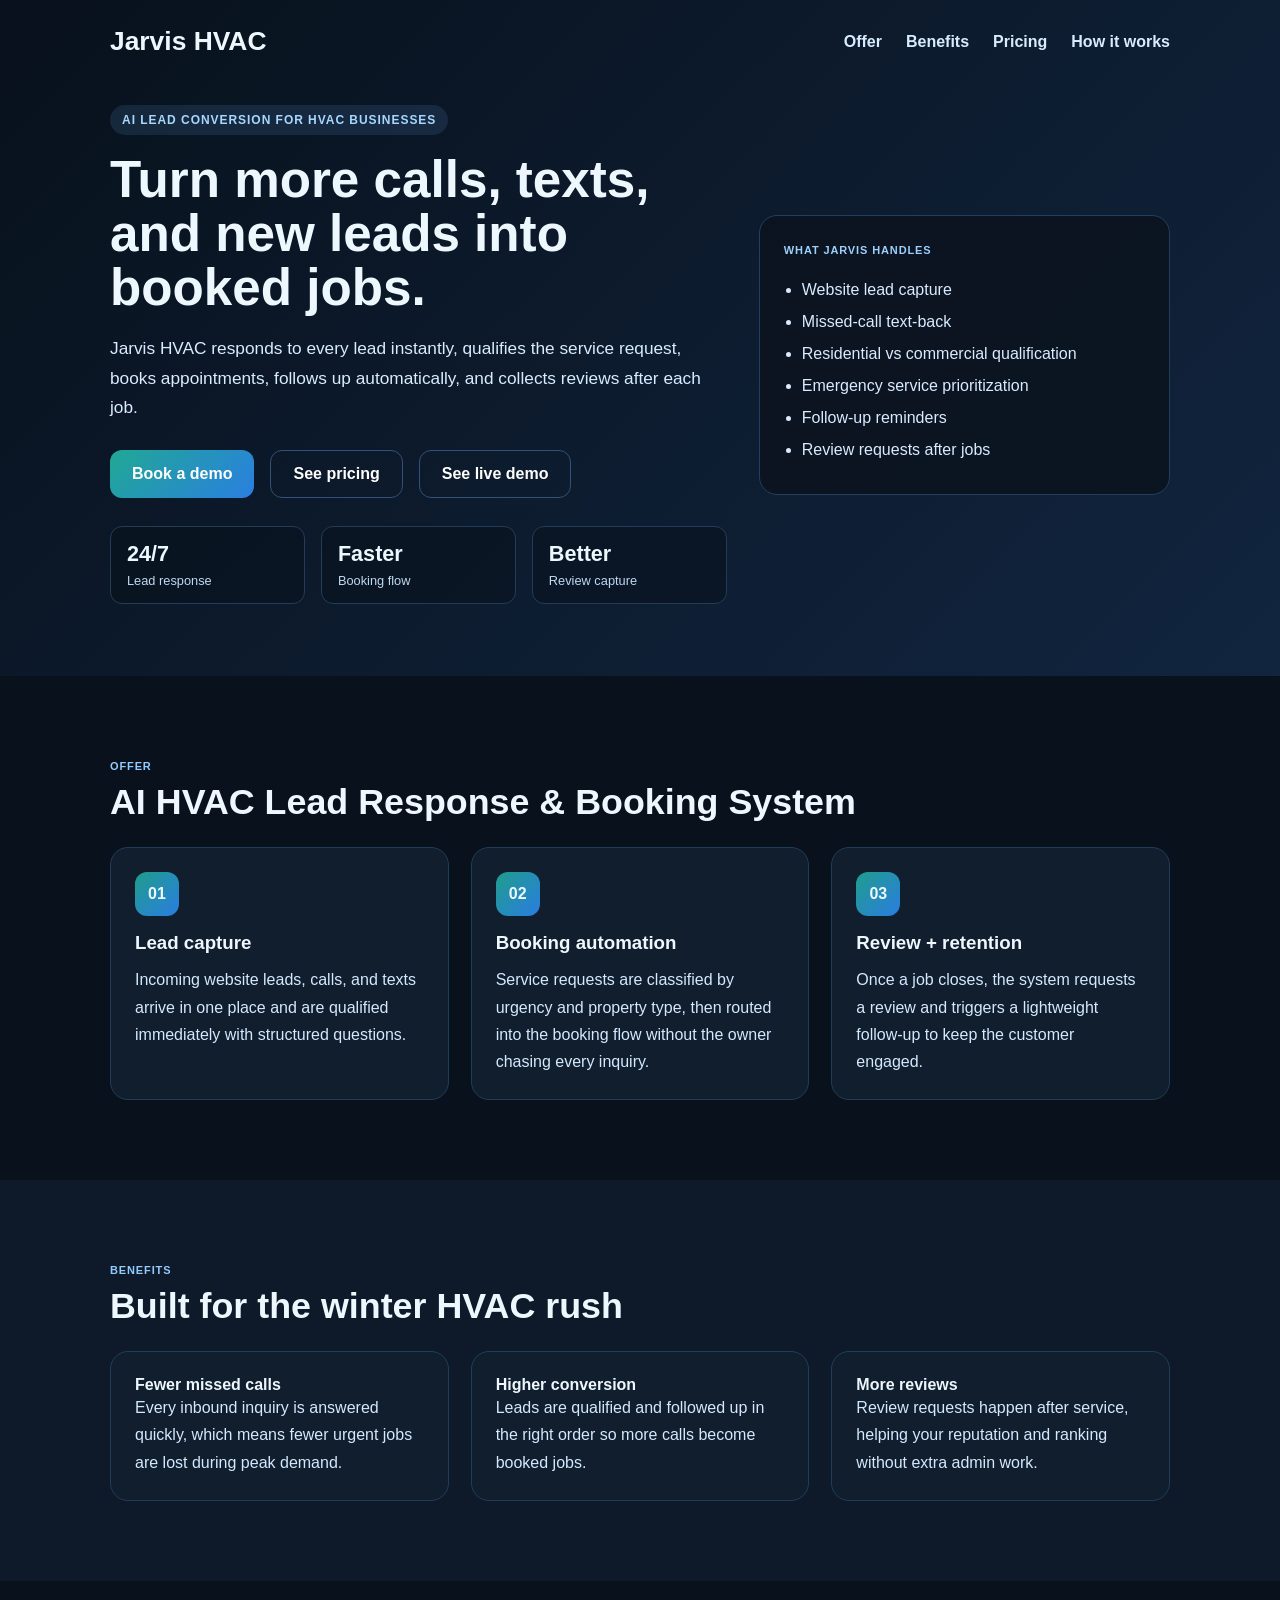
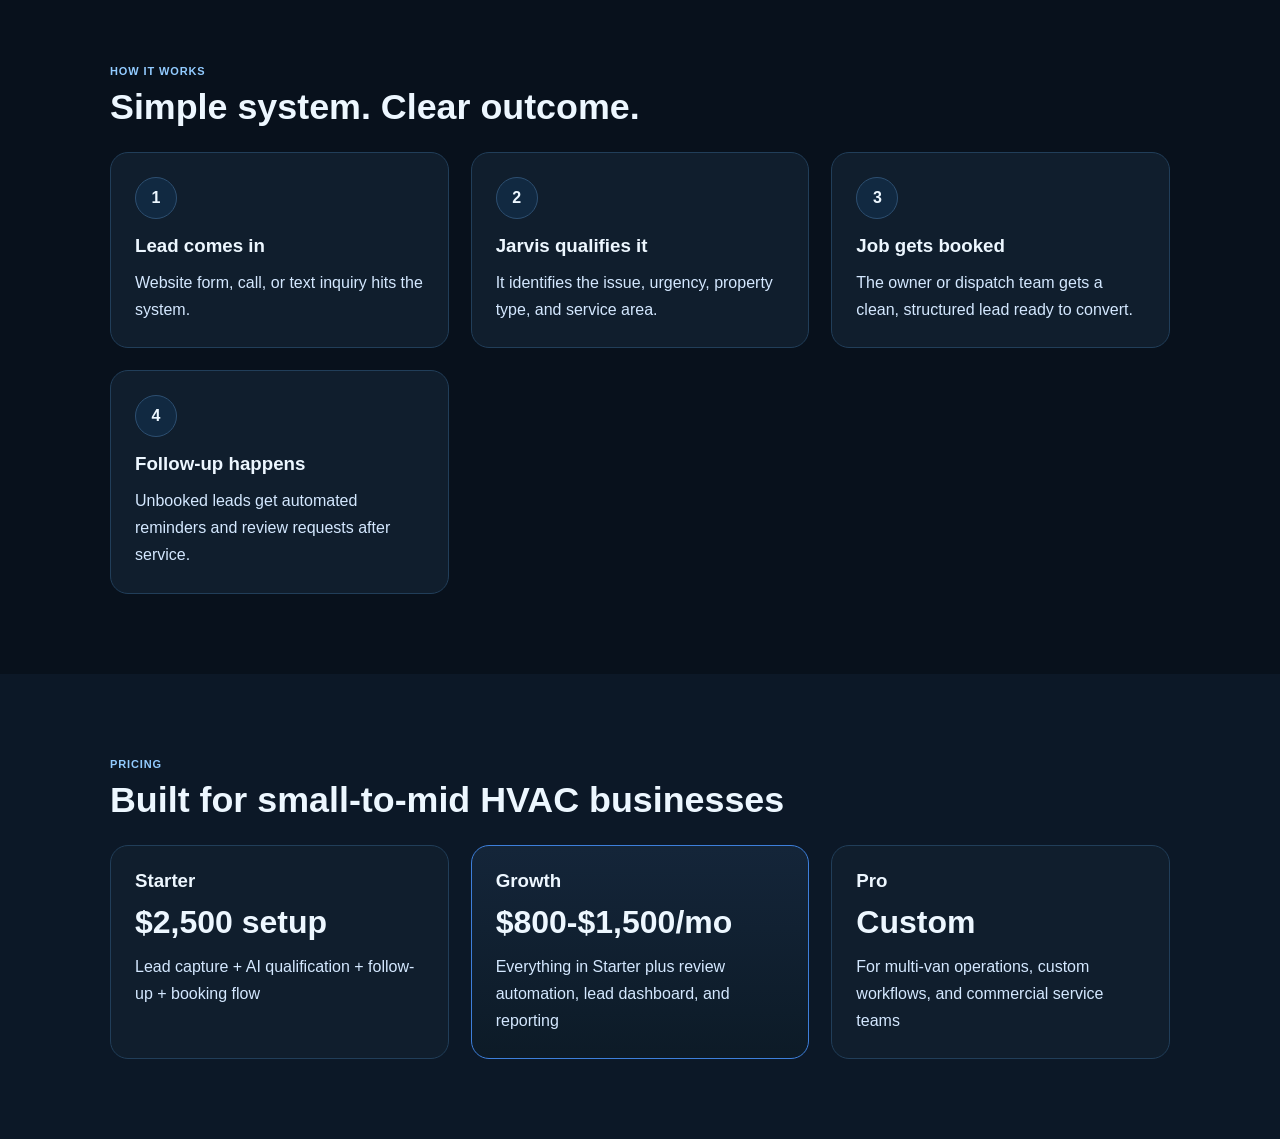
<file: static/landing.html>
<!DOCTYPE html>
<html lang="en">
  <head>
    <meta charset="UTF-8" />
    <meta name="viewport" content="width=device-width, initial-scale=1.0" />
    <title>Jarvis HVAC | AI Lead Conversion for HVAC Companies</title>
    <meta name="description" content="Jarvis HVAC helps residential and commercial HVAC companies answer leads instantly, book more jobs, recover missed calls, and request reviews automatically." />
    <link rel="stylesheet" href="/static/landing.css" />
  </head>
  <body>
    <header class="hero">
      <nav class="container nav">
        <div class="brand">Jarvis HVAC</div>
        <div class="nav-links">
          <a href="#offer">Offer</a>
          <a href="#benefits">Benefits</a>
          <a href="#pricing">Pricing</a>
          <a href="#about">How it works</a>
        </div>
      </nav>

      <div class="container hero-inner">
        <div class="hero-copy">
          <span class="tag">AI lead conversion for HVAC businesses</span>
          <h1>Turn more calls, texts, and new leads into booked jobs.</h1>
          <p>
            Jarvis HVAC responds to every lead instantly, qualifies the service request,
            books appointments, follows up automatically, and collects reviews after each job.
          </p>
          <div class="cta-row">
            <a class="primary-btn" href="mailto:hector@thefirstring.com">Book a demo</a>
            <a class="secondary-btn" href="#pricing">See pricing</a>
            <a class="secondary-btn" href="/">See live demo</a>
          </div>
          <div class="stat-row">
            <div>
              <strong>24/7</strong>
              <span>Lead response</span>
            </div>
            <div>
              <strong>Faster</strong>
              <span>Booking flow</span>
            </div>
            <div>
              <strong>Better</strong>
              <span>Review capture</span>
            </div>
          </div>
        </div>

        <div class="hero-card">
          <p class="mini-label">What Jarvis handles</p>
          <ul>
            <li>Website lead capture</li>
            <li>Missed-call text-back</li>
            <li>Residential vs commercial qualification</li>
            <li>Emergency service prioritization</li>
            <li>Follow-up reminders</li>
            <li>Review requests after jobs</li>
          </ul>
        </div>
      </div>
    </header>

    <main>
      <section id="offer" class="section container">
        <div class="section-header">
          <span>Offer</span>
          <h2>AI HVAC Lead Response & Booking System</h2>
        </div>
        <div class="grid-3">
          <div class="card">
            <div class="icon">01</div>
            <h3>Lead capture</h3>
            <p>Incoming website leads, calls, and texts arrive in one place and are qualified immediately with structured questions.</p>
          </div>
          <div class="card">
            <div class="icon">02</div>
            <h3>Booking automation</h3>
            <p>Service requests are classified by urgency and property type, then routed into the booking flow without the owner chasing every inquiry.</p>
          </div>
          <div class="card">
            <div class="icon">03</div>
            <h3>Review + retention</h3>
            <p>Once a job closes, the system requests a review and triggers a lightweight follow-up to keep the customer engaged.</p>
          </div>
        </div>
      </section>

      <section id="benefits" class="section alt">
        <div class="container">
          <div class="section-header">
            <span>Benefits</span>
            <h2>Built for the winter HVAC rush</h2>
          </div>
          <div class="benefits-grid">
            <div class="benefit">
              <strong>Fewer missed calls</strong>
              <p>Every inbound inquiry is answered quickly, which means fewer urgent jobs are lost during peak demand.</p>
            </div>
            <div class="benefit">
              <strong>Higher conversion</strong>
              <p>Leads are qualified and followed up in the right order so more calls become booked jobs.</p>
            </div>
            <div class="benefit">
              <strong>More reviews</strong>
              <p>Review requests happen after service, helping your reputation and ranking without extra admin work.</p>
            </div>
          </div>
        </div>
      </section>

      <section id="about" class="section container">
        <div class="section-header">
          <span>How it works</span>
          <h2>Simple system. Clear outcome.</h2>
        </div>
        <div class="process-grid">
          <div class="process-step">
            <span>1</span>
            <h3>Lead comes in</h3>
            <p>Website form, call, or text inquiry hits the system.</p>
          </div>
          <div class="process-step">
            <span>2</span>
            <h3>Jarvis qualifies it</h3>
            <p>It identifies the issue, urgency, property type, and service area.</p>
          </div>
          <div class="process-step">
            <span>3</span>
            <h3>Job gets booked</h3>
            <p>The owner or dispatch team gets a clean, structured lead ready to convert.</p>
          </div>
          <div class="process-step">
            <span>4</span>
            <h3>Follow-up happens</h3>
            <p>Unbooked leads get automated reminders and review requests after service.</p>
          </div>
        </div>
      </section>

      <section id="pricing" class="section pricing-wrap">
        <div class="container">
          <div class="section-header">
            <span>Pricing</span>
            <h2>Built for small-to-mid HVAC businesses</h2>
          </div>
          <div class="pricing-grid">
            <div class="price-card">
              <h3>Starter</h3>
              <div class="price">$2,500 setup</div>
              <p>Lead capture + AI qualification + follow-up + booking flow</p>
            </div>
            <div class="price-card featured">
              <h3>Growth</h3>
              <div class="price">$800-$1,500/mo</div>
              <p>Everything in Starter plus review automation, lead dashboard, and reporting</p>
            </div>
            <div class="price-card">
              <h3>Pro</h3>
              <div class="price">Custom</div>
              <p>For multi-van operations, custom workflows, and commercial service teams</p>
            </div>
          </div>
        </div>
      </section>
    </main>
  </body>
</html>
</file>
<file: static/landing.css>
body {
  margin: 0;
  font-family: Arial, sans-serif;
  background: #08111c;
  color: #edf7ff;
}

* {
  box-sizing: border-box;
}

img {
  max-width: 100%;
}

.container {
  max-width: 1100px;
  margin: 0 auto;
  padding-left: 20px;
  padding-right: 20px;
}

.hero {
  background: linear-gradient(135deg, #08111c 0%, #11253f 100%);
  padding: 26px 0 72px;
}

.nav {
  display: flex;
  justify-content: space-between;
  align-items: center;
  gap: 20px;
}

.brand {
  font-size: 1.65rem;
  font-weight: 800;
}

.nav-links {
  display: flex;
  gap: 24px;
  flex-wrap: wrap;
}

.nav-links a {
  text-decoration: none;
  color: #d9ebff;
  font-weight: 600;
}

.hero-inner {
  display: grid;
  grid-template-columns: 1.2fr 0.8fr;
  gap: 32px;
  align-items: center;
  padding-top: 48px;
}

.tag {
  display: inline-block;
  padding: 8px 12px;
  border-radius: 999px;
  background: rgba(104, 182, 255, 0.12);
  color: #a7d7ff;
  font-size: 12px;
  letter-spacing: 0.08em;
  text-transform: uppercase;
  font-weight: 700;
}

.hero-copy h1 {
  font-size: clamp(2.6rem, 4vw, 4.4rem);
  line-height: 1.05;
  margin: 18px 0 20px;
}

.hero-copy p {
  font-size: 1.08rem;
  line-height: 1.7;
  color: #d9ebff;
  max-width: 650px;
}

.cta-row {
  display: flex;
  gap: 16px;
  margin-top: 28px;
  flex-wrap: wrap;
}

.primary-btn, .secondary-btn {
  display: inline-flex;
  align-items: center;
  justify-content: center;
  text-decoration: none;
  border-radius: 12px;
  padding: 14px 22px;
  font-weight: 700;
}

.primary-btn {
  background: linear-gradient(135deg, #20a894, #2a7fe1);
  color: white;
}

.secondary-btn {
  background: transparent;
  color: white;
  border: 1px solid #325176;
}

.stat-row {
  display: grid;
  grid-template-columns: repeat(3, minmax(120px, 1fr));
  gap: 16px;
  margin-top: 28px;
}

.stat-row div {
  background: rgba(9, 18, 29, 0.55);
  border: 1px solid #243c57;
  border-radius: 12px;
  padding: 14px 16px;
}

.stat-row strong {
  display: block;
  font-size: 1.35rem;
  margin-bottom: 4px;
}

.stat-row span {
  color: #bfd8f2;
  font-size: 0.8rem;
}

.hero-card {
  background: rgba(10, 18, 28, 0.8);
  border: 1px solid #22405d;
  border-radius: 18px;
  padding: 28px 24px;
}

.mini-label {
  margin: 0 0 18px;
  color: #9dd0ff;
  text-transform: uppercase;
  letter-spacing: 0.08em;
  font-size: 11px;
  font-weight: 700;
}

.hero-card ul {
  margin: 0;
  padding-left: 18px;
  color: #d9ebff;
  line-height: 2;
}

.section {
  padding-top: 80px;
  padding-bottom: 80px;
}

.section-header {
  margin-bottom: 24px;
}

.section-header span {
  display: inline-block;
  text-transform: uppercase;
  letter-spacing: 0.08em;
  font-size: 11px;
  color: #92cbff;
  font-weight: 700;
}

.section-header h2 {
  margin: 8px 0 0;
  font-size: clamp(2rem, 2.8vw, 3rem);
}

.grid-3,
.benefits-grid,
.process-grid,
.pricing-grid {
  display: grid;
  grid-template-columns: repeat(3, minmax(0, 1fr));
  gap: 22px;
}

.card,
.benefit,
.process-step,
.price-card {
  background: #101e2d;
  border: 1px solid #213e59;
  border-radius: 18px;
  padding: 24px;
}

.icon {
  display: inline-flex;
  align-items: center;
  justify-content: center;
  width: 44px;
  height: 44px;
  border-radius: 12px;
  background: linear-gradient(135deg, #1f9d8c, #2a7de1);
  font-weight: 700;
  margin-bottom: 16px;
}

.card h3,
.benefit strong,
.process-step h3,
.price-card h3 {
  margin-top: 0;
  margin-bottom: 12px;
}

.card p,
.benefit p,
.process-step p,
.price-card p {
  margin: 0;
  color: #d4e8ff;
  line-height: 1.7;
}

.alt {
  background: #0e1a29;
}

.process-step span {
  display: inline-flex;
  width: 42px;
  height: 42px;
  border-radius: 50%;
  background: #112941;
  border: 1px solid #2d4f71;
  align-items: center;
  justify-content: center;
  font-weight: 700;
  margin-bottom: 16px;
}

.pricing-wrap {
  background: #0c1827;
}

.price {
  font-size: 2rem;
  font-weight: 800;
  margin: 12px 0;
}

.featured {
  background: linear-gradient(180deg, rgba(20,38,58,0.95), rgba(12,27,39,0.95));
  border-color: #3d7fdb;
}

@media (max-width: 900px) {
  .hero-inner,
  .grid-3,
  .benefits-grid,
  .process-grid,
  .pricing-grid,
  .stat-row {
    grid-template-columns: 1fr;
  }

  .nav {
    flex-direction: column;
    align-items: flex-start;
  }
}
</file>
